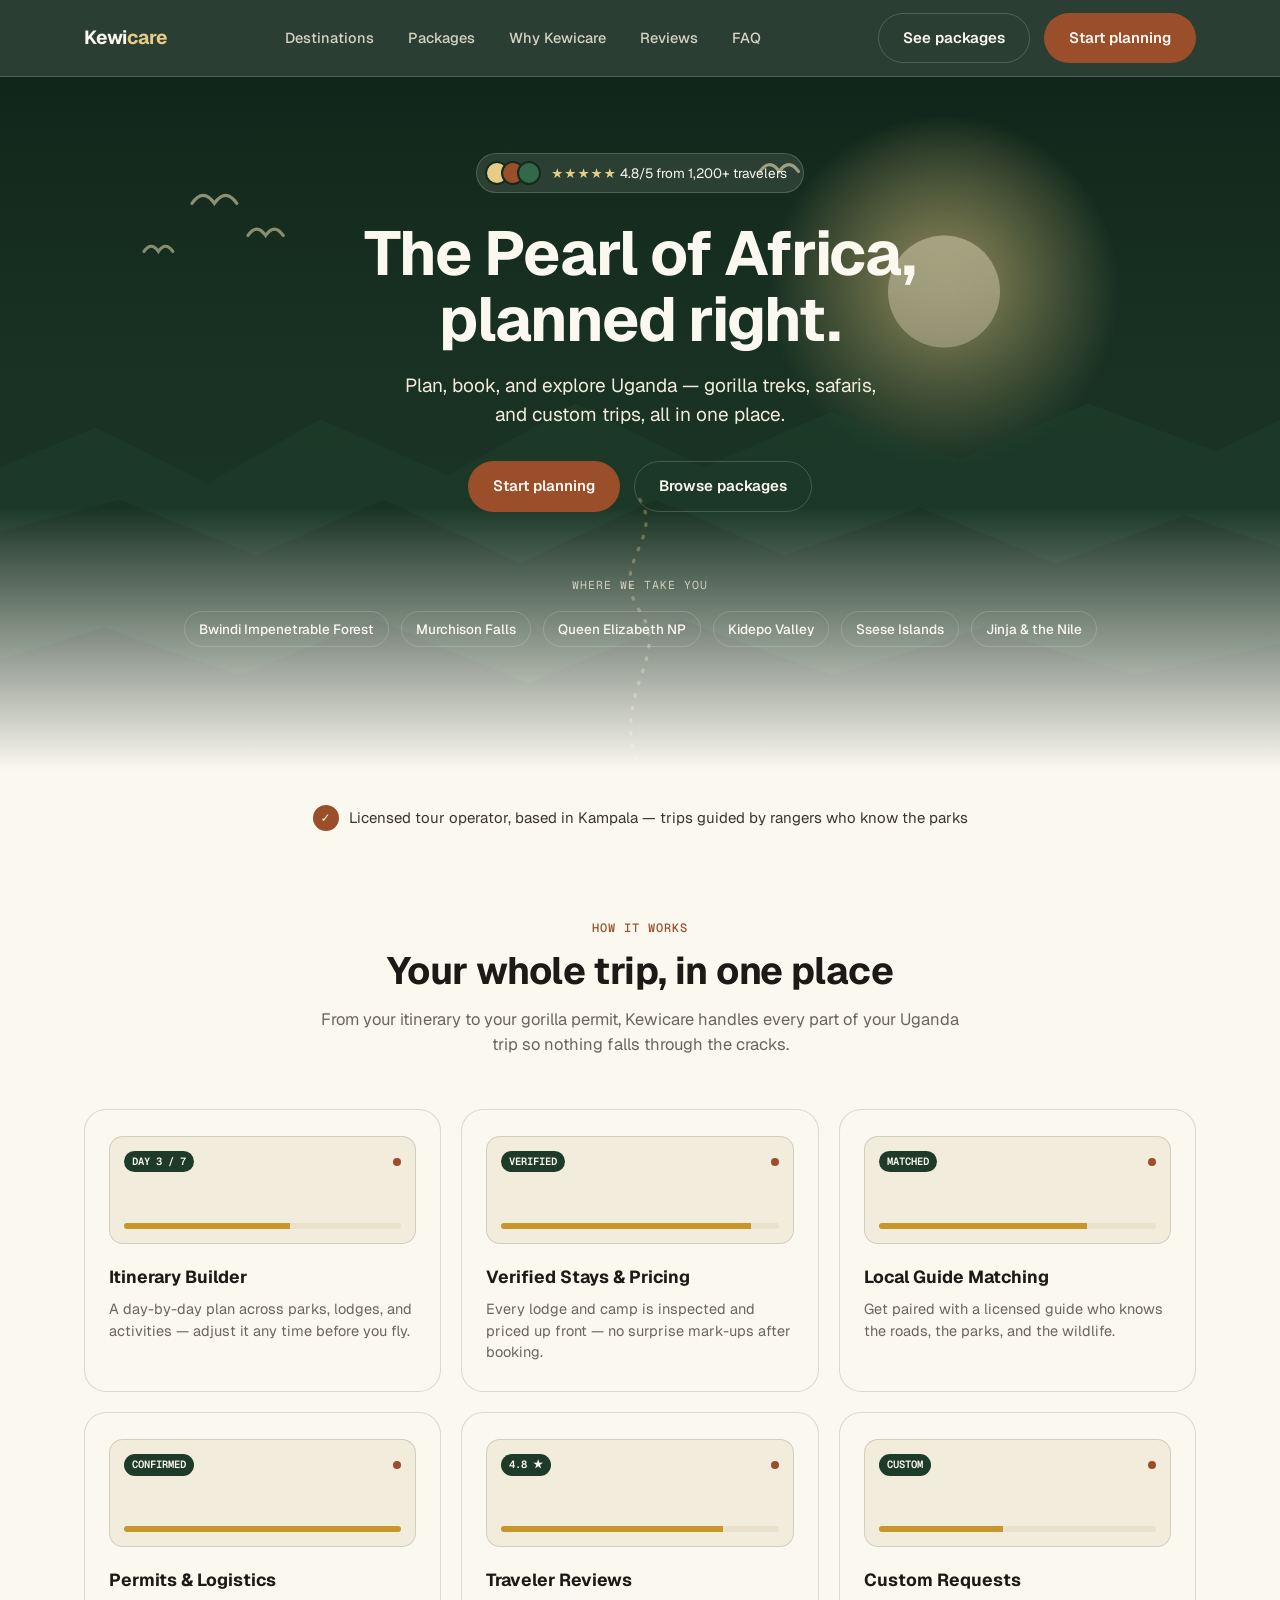
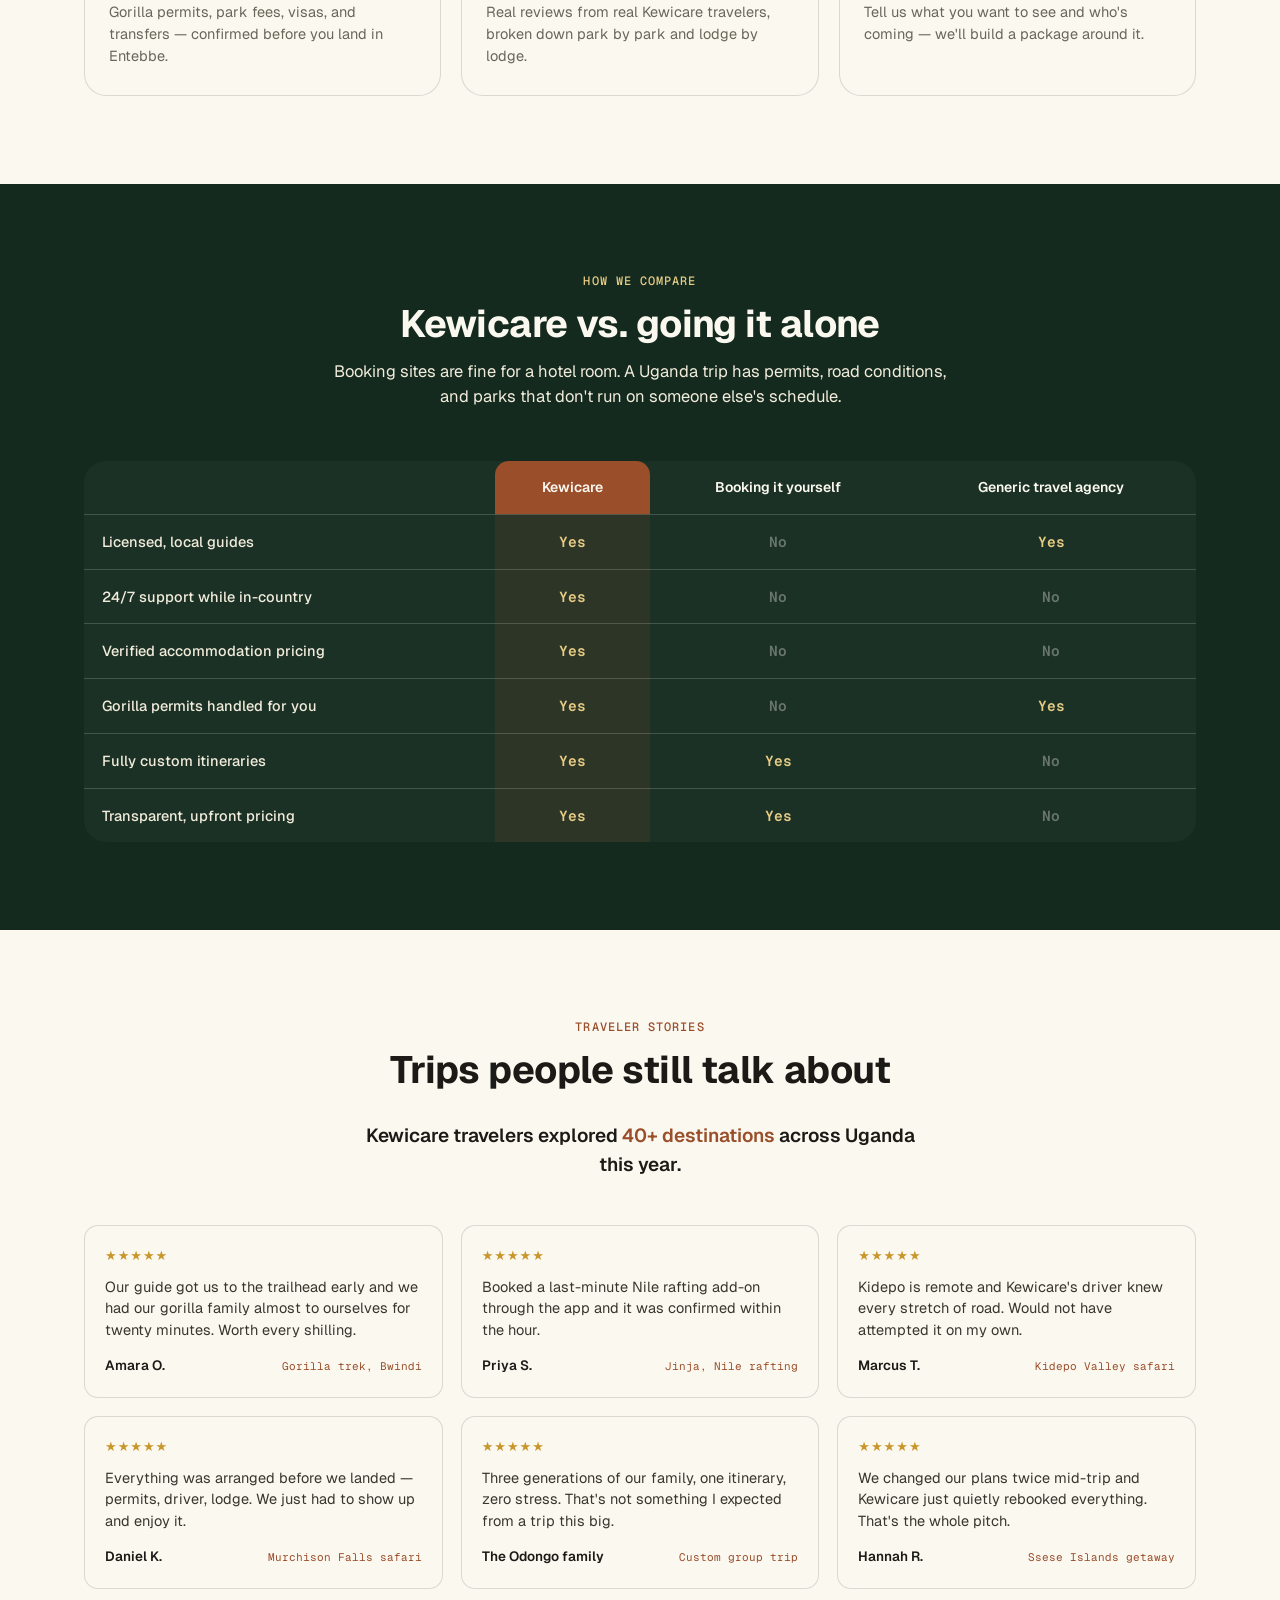
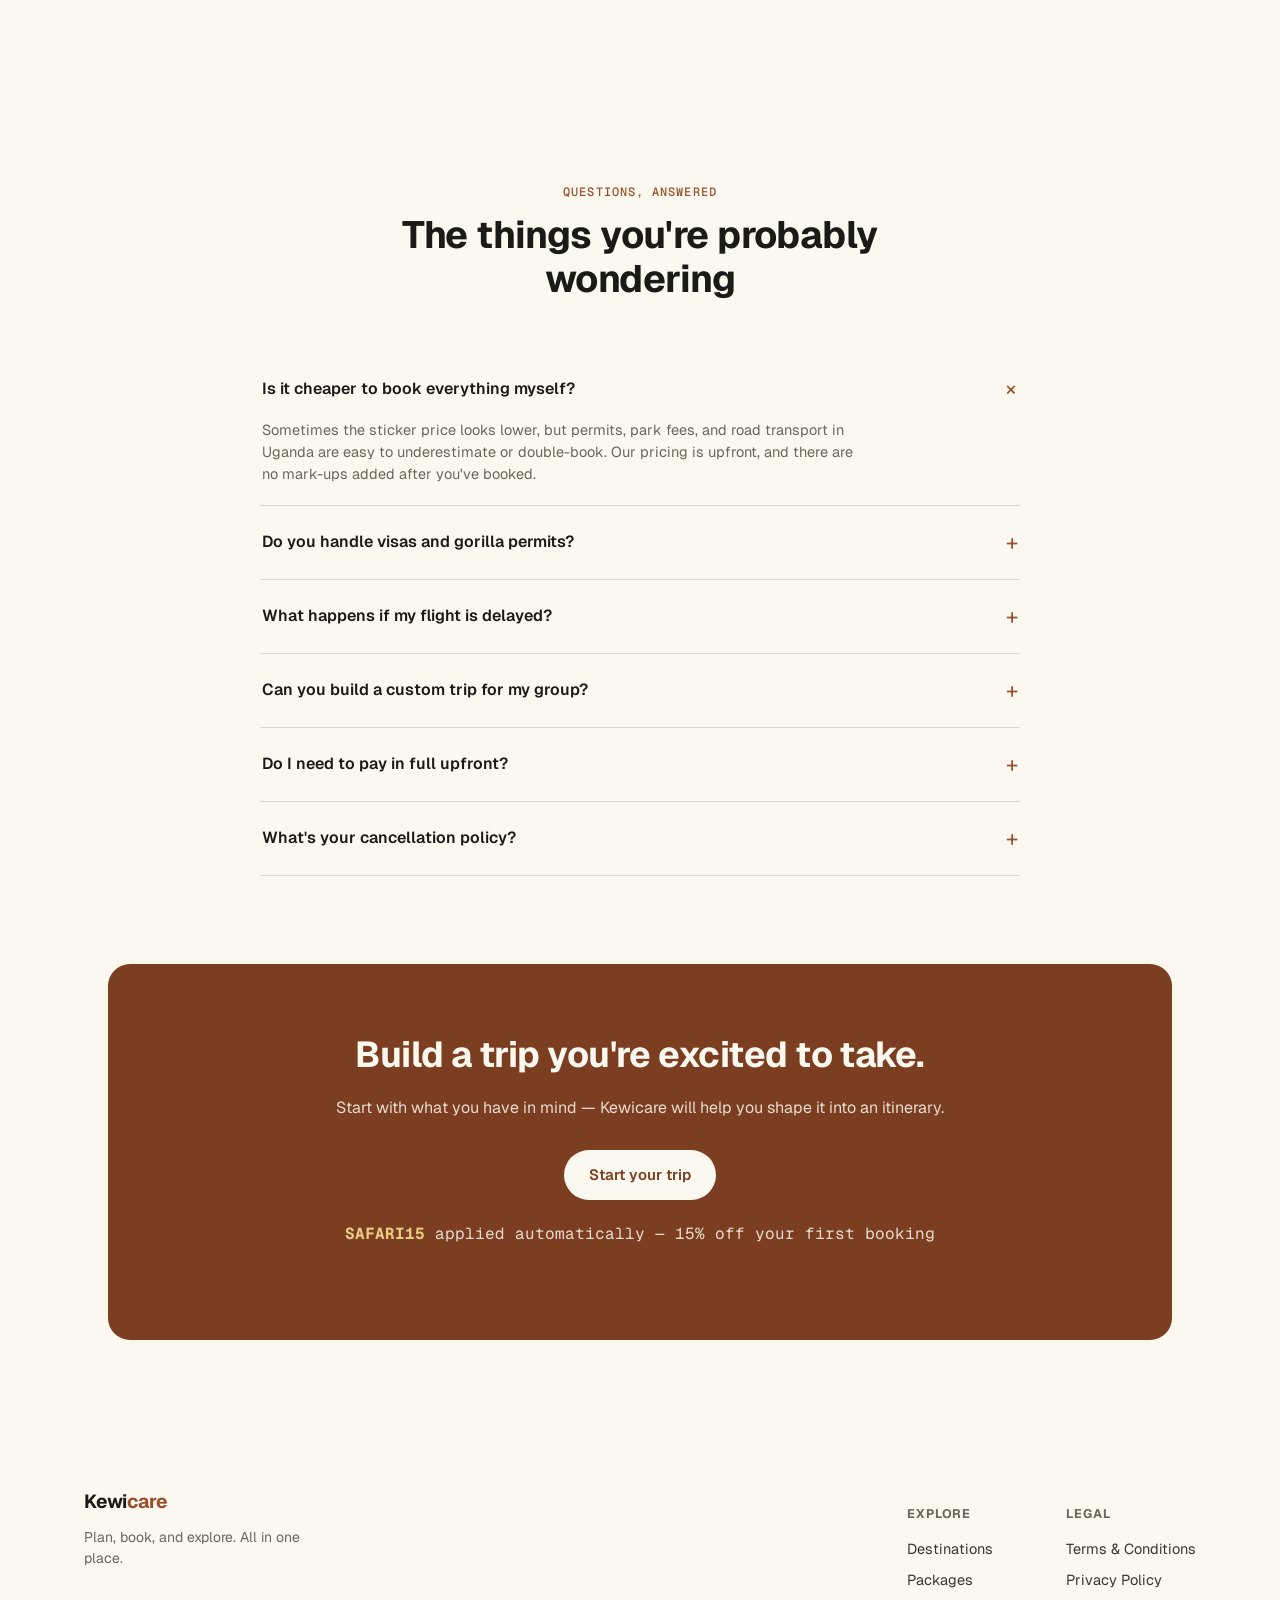
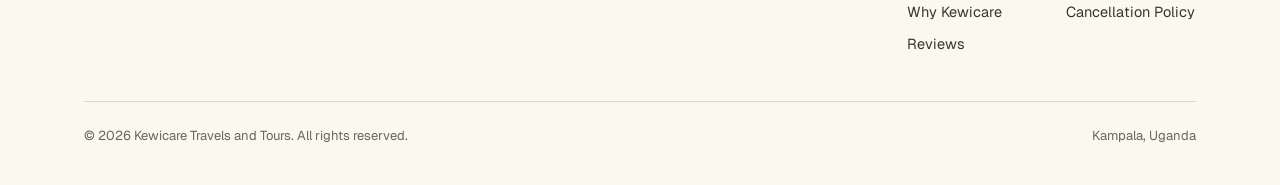
<file: kewicare-draft.html>
<!DOCTYPE html>
<html lang="en">
<head>
<meta charset="UTF-8">
<meta name="viewport" content="width=device-width, initial-scale=1.0">
<title>Kewicare Travels and Tours — Plan, book, and explore Uganda</title>
<meta name="description" content="Kewicare Travels and Tours plans gorilla trekking, safaris, and custom trips across Uganda — itineraries, permits, and local guides handled end to end.">
<link rel="preconnect" href="https://fonts.googleapis.com">
<link rel="preconnect" href="https://fonts.gstatic.com" crossorigin>
<link href="https://fonts.googleapis.com/css2?family=Geist:wght@300;400;500;600;700;800&family=Geist+Mono:wght@400;500;600&display=swap" rel="stylesheet">
<style>
  :root{
    --green-950:#142A1E;
    --green-800:#1E3B29;
    --green-700:#28503A;
    --green-600:#33684A;
    --gold-300:#E7CC85;
    --gold-500:#C9962C;
    --rust-600:#9A4E2A;
    --rust-700:#7C3E20;
    --cream-50:#FBF8F0;
    --cream-100:#F2ECDC;
    --cream-200:#E9E1CB;
    --ink-900:#1B1A16;
    --ink-700:#3A362E;
    --ink-500:#6B665A;
    --line:rgba(27,26,22,.14);
    --line-onDark:rgba(251,248,240,.18);
    --radius-sm:8px;
    --radius-md:14px;
    --radius-lg:22px;
    --font-sans:'Geist',ui-sans-serif,system-ui,-apple-system,'Segoe UI',sans-serif;
    --font-mono:'Geist Mono',ui-monospace,'SFMono-Regular',Consolas,monospace;
    --wrap:1160px;
  }

  *,*::before,*::after{box-sizing:border-box;}
  html{scroll-behavior:smooth;}
  @media (prefers-reduced-motion: reduce){
    html{scroll-behavior:auto;}
    *,*::before,*::after{animation-duration:.001ms !important;animation-iteration-count:1 !important;transition-duration:.001ms !important;scroll-behavior:auto !important;}
  }
  body{
    margin:0;
    font-family:var(--font-sans);
    color:var(--ink-900);
    background:var(--cream-50);
    -webkit-font-smoothing:antialiased;
    line-height:1.5;
  }
  img,svg{display:block;max-width:100%;}
  a{color:inherit;text-decoration:none;}
  ul{margin:0;padding:0;list-style:none;}
  h1,h2,h3,p{margin:0;}
  .wrap{width:100%;max-width:var(--wrap);margin-inline:auto;padding-inline:24px;}
  :focus-visible{outline:2px solid var(--gold-500);outline-offset:3px;border-radius:4px;}

  .eyebrow{
    font-family:var(--font-mono);
    font-size:12px;
    letter-spacing:.09em;
    text-transform:uppercase;
    font-weight:500;
  }

  /* ---------- Buttons ---------- */
  .btn{
    display:inline-flex;align-items:center;justify-content:center;gap:8px;
    padding:13px 24px;
    border-radius:999px;
    font-family:var(--font-sans);
    font-weight:600;
    font-size:15px;
    border:1px solid transparent;
    cursor:pointer;
    transition:transform .15s ease, background .15s ease, box-shadow .15s ease;
  }
  .btn:hover{transform:translateY(-1px);}
  .btn-rust{background:var(--rust-600);color:var(--cream-50);}
  .btn-rust:hover{background:var(--rust-700);}
  .btn-outline-dark{background:transparent;color:var(--cream-50);border-color:var(--line-onDark);}
  .btn-outline-dark:hover{background:rgba(251,248,240,.08);}
  .btn-outline-light{background:transparent;color:var(--ink-900);border-color:var(--line);}
  .btn-outline-light:hover{background:var(--cream-100);}

  /* ---------- Header ---------- */
  header{
    position:sticky;top:0;z-index:50;
    background:rgba(20,42,30,.9);
    backdrop-filter:blur(10px);
    border-bottom:1px solid var(--line-onDark);
  }
  .nav{display:flex;align-items:center;justify-content:space-between;height:76px;color:var(--cream-50);}
  .logo{font-weight:700;font-size:19px;letter-spacing:-.01em;}
  .logo span{color:var(--gold-300);}
  .nav-links{display:flex;align-items:center;gap:34px;}
  .nav-links a{font-size:14.5px;font-weight:500;color:var(--cream-100);opacity:.85;}
  .nav-links a:hover{opacity:1;}
  .nav-actions{display:flex;align-items:center;gap:14px;}
  .nav-toggle{display:none;}
  .nav-toggle-label{display:none;}

  @media (max-width:860px){
    .nav-links{
      position:absolute;top:76px;left:0;right:0;
      background:var(--green-950);
      flex-direction:column;align-items:flex-start;
      padding:18px 24px 26px;gap:16px;
      border-bottom:1px solid var(--line-onDark);
      display:none;
    }
    .nav-toggle:checked ~ .nav-links{display:flex;}
    .nav-toggle-label{
      display:flex;align-items:center;justify-content:center;
      width:38px;height:38px;cursor:pointer;color:var(--cream-50);
    }
    .nav-actions .btn-outline-dark{display:none;}
  }

  /* ---------- Hero ---------- */
  .hero{
    position:relative;
    background:var(--green-950);
    color:var(--cream-50);
    overflow:hidden;
  }
  .hero-art{position:absolute;inset:0;width:100%;height:100%;}
  .hero-art svg{width:100%;height:100%;}
  .hero-scrim{
    position:absolute;inset:0;
    background:linear-gradient(180deg, rgba(20,42,30,.15) 0%, rgba(20,42,30,.55) 62%, var(--cream-50) 100%);
  }
  .hero-inner{
    position:relative;z-index:2;
    padding:76px 24px 0;
    text-align:center;
    display:flex;flex-direction:column;align-items:center;
  }
  .proof-strip{
    display:inline-flex;align-items:center;gap:10px;
    background:rgba(251,248,240,.1);
    border:1px solid var(--line-onDark);
    padding:7px 16px 7px 8px;
    border-radius:999px;
    font-size:13.5px;
    margin-bottom:28px;
  }
  .avatar-stack{display:flex;}
  .avatar-stack span{
    width:24px;height:24px;border-radius:50%;
    border:2px solid var(--green-950);
    margin-left:-8px;
    background:var(--gold-300);
  }
  .avatar-stack span:first-child{margin-left:0;}
  .avatar-stack span:nth-child(2){background:var(--rust-600);}
  .avatar-stack span:nth-child(3){background:var(--green-600);}
  .stars{color:var(--gold-300);letter-spacing:1px;}

  .hero h1{
    font-size:clamp(34px, 5.4vw, 62px);
    font-weight:700;
    letter-spacing:-.02em;
    line-height:1.06;
    max-width:15ch;
  }
  .hero .sub{
    margin-top:20px;
    font-size:clamp(16px, 1.7vw, 19px);
    color:var(--cream-100);
    max-width:38ch;
  }
  .hero-ctas{display:flex;gap:14px;margin-top:32px;flex-wrap:wrap;justify-content:center;}

  .dest-strip{
    position:relative;z-index:2;
    margin-top:64px;
    padding-bottom:36px;
  }
  .dest-strip p{
    text-align:center;
    font-family:var(--font-mono);
    font-size:11.5px;
    letter-spacing:.09em;
    text-transform:uppercase;
    color:var(--cream-100);
    opacity:.75;
    margin-bottom:18px;
  }
  .dest-chips{display:flex;justify-content:center;flex-wrap:wrap;gap:10px 12px;padding-inline:20px;}
  .dest-chips span{
    font-size:13.5px;font-weight:500;color:var(--cream-50);
    border:1px solid var(--line-onDark);
    padding:7px 14px;border-radius:999px;
  }

  /* ---------- Credibility line ---------- */
  .credibility{
    display:flex;align-items:center;justify-content:center;gap:10px;
    padding:34px 24px 0;
    font-size:15px;color:var(--ink-700);
    text-align:center;
  }
  .credibility .badge{
    width:26px;height:26px;border-radius:50%;
    background:var(--rust-600);
    display:inline-flex;align-items:center;justify-content:center;
    color:var(--cream-50);font-size:12px;font-weight:700;
    flex:none;
  }

  /* ---------- Section shell ---------- */
  section{padding:88px 0;}
  .section-head{max-width:640px;margin:0 auto 52px;text-align:center;}
  .section-head .eyebrow{color:var(--rust-600);margin-bottom:12px;display:block;}
  .section-head h2{
    font-size:clamp(26px, 3.4vw, 38px);
    font-weight:700;letter-spacing:-.015em;line-height:1.15;
  }
  .section-head p{margin-top:14px;font-size:16.5px;color:var(--ink-500);}

  /* ---------- Feature grid ---------- */
  .feature-grid{
    display:grid;grid-template-columns:repeat(3,1fr);gap:20px;
  }
  .feature-card{
    background:var(--cream-50);
    border:1px solid var(--line);
    border-radius:var(--radius-lg);
    padding:26px 24px 28px;
  }
  .feature-mock{
    height:108px;
    border-radius:var(--radius-md);
    background:var(--cream-100);
    border:1px solid var(--line);
    margin-bottom:20px;
    padding:14px;
    display:flex;flex-direction:column;justify-content:space-between;
  }
  .feature-mock .row{display:flex;justify-content:space-between;align-items:center;}
  .feature-mock .pill{
    font-family:var(--font-mono);font-size:10.5px;font-weight:600;
    background:var(--green-800);color:var(--cream-50);
    padding:3px 8px;border-radius:999px;
  }
  .feature-mock .bar{height:6px;border-radius:4px;background:var(--cream-200);overflow:hidden;}
  .feature-mock .bar i{display:block;height:100%;background:var(--gold-500);}
  .feature-mock .dot{width:8px;height:8px;border-radius:50%;background:var(--rust-600);}
  .feature-card h3{font-size:17.5px;font-weight:700;margin-bottom:8px;}
  .feature-card p{font-size:14.5px;color:var(--ink-500);}

  @media (max-width:900px){.feature-grid{grid-template-columns:repeat(2,1fr);}}
  @media (max-width:620px){.feature-grid{grid-template-columns:1fr;}}

  /* ---------- Comparison ---------- */
  .compare{background:var(--green-950);color:var(--cream-50);}
  .compare .section-head .eyebrow{color:var(--gold-300);}
  .compare .section-head p{color:var(--cream-100);}
  .compare-table{
    width:100%;border-collapse:collapse;
    font-size:14.5px;
    background:rgba(251,248,240,.03);
    border-radius:var(--radius-lg);
    overflow:hidden;
  }
  .compare-table th,.compare-table td{
    padding:16px 18px;text-align:center;border-bottom:1px solid var(--line-onDark);
  }
  .compare-table th{font-weight:600;font-size:14px;}
  .compare-table td:first-child,.compare-table th:first-child{text-align:left;color:var(--cream-100);font-weight:500;}
  .compare-table thead th:nth-child(2){
    background:var(--rust-600);color:var(--cream-50);
    border-radius:var(--radius-md) var(--radius-md) 0 0;
  }
  .compare-table tbody tr:last-child td{border-bottom:none;}
  .compare-table td:nth-child(2){background:rgba(154,78,42,.14);font-weight:600;}
  .yes,.no{font-family:var(--font-mono);font-weight:600;}
  .yes{color:var(--gold-300);}
  .no{color:rgba(251,248,240,.35);}
  .compare-scroll{overflow-x:auto;-webkit-overflow-scrolling:touch;}

  /* ---------- Testimonials ---------- */
  .stat-line{text-align:center;max-width:560px;margin:0 auto 46px;font-size:19px;font-weight:600;}
  .stat-line em{color:var(--rust-600);font-style:normal;}
  .wall{
    columns:3 260px;column-gap:18px;
  }
  .t-card{
    break-inside:avoid;margin-bottom:18px;
    background:var(--cream-50);
    border:1px solid var(--line);
    border-radius:var(--radius-md);
    padding:20px 20px 22px;
  }
  .t-card .stars{color:var(--gold-500);font-size:13px;margin-bottom:10px;display:block;}
  .t-card p{font-size:14.5px;color:var(--ink-700);}
  .t-meta{
    margin-top:14px;display:flex;justify-content:space-between;align-items:baseline;
    font-family:var(--font-mono);font-size:11px;color:var(--ink-500);
  }
  .t-meta .name{font-family:var(--font-sans);font-weight:600;color:var(--ink-900);font-size:13.5px;}
  .t-meta .tag{color:var(--rust-600);}

  /* ---------- FAQ ---------- */
  .faq{max-width:760px;margin:0 auto;}
  .faq details{
    border-bottom:1px solid var(--line);
    padding:20px 2px;
  }
  .faq summary{
    cursor:pointer;list-style:none;
    display:flex;align-items:center;justify-content:space-between;gap:16px;
    font-weight:600;font-size:16px;
  }
  .faq summary::-webkit-details-marker{display:none;}
  .faq summary::after{
    content:"+";
    font-size:22px;font-weight:400;color:var(--rust-600);
    flex:none;transition:transform .2s ease;
  }
  .faq details[open] summary::after{transform:rotate(45deg);}
  .faq .a{margin-top:14px;font-size:14.5px;color:var(--ink-500);max-width:60ch;}

  /* ---------- Final CTA ---------- */
  .final-cta{
    background:var(--rust-700);
    color:var(--cream-50);
    border-radius:var(--radius-lg);
    margin:0 24px;
    padding:64px 32px;
    text-align:center;
  }
  .final-cta-wrap{max-width:var(--wrap);margin-inline:auto;}
  .final-cta h2{font-size:clamp(26px,3.6vw,36px);font-weight:700;letter-spacing:-.015em;margin-bottom:14px;}
  .final-cta p{color:rgba(251,248,240,.85);font-size:16px;margin-bottom:30px;}
  .promo{
    margin-top:22px;font-family:var(--font-mono);font-size:12.5px;
    color:rgba(251,248,240,.75);
  }
  .promo b{color:var(--gold-300);}

  /* ---------- Footer ---------- */
  footer{padding:60px 0 40px;}
  .footer-grid{
    display:flex;justify-content:space-between;gap:40px;flex-wrap:wrap;
    padding-bottom:36px;border-bottom:1px solid var(--line);
  }
  .footer-brand p{margin-top:10px;color:var(--ink-500);font-size:14px;max-width:28ch;}
  .footer-cols{display:flex;gap:64px;}
  .footer-col h4{font-size:12.5px;text-transform:uppercase;letter-spacing:.07em;color:var(--ink-500);margin-bottom:14px;}
  .footer-col a{display:block;font-size:14.5px;color:var(--ink-700);margin-bottom:10px;}
  .footer-col a:hover{color:var(--rust-600);}
  .footer-bottom{
    display:flex;justify-content:space-between;align-items:center;
    padding-top:24px;font-size:13px;color:var(--ink-500);flex-wrap:wrap;gap:10px;
  }

  @media (max-width:640px){
    section{padding:64px 0;}
    .wall{columns:1;}
    .compare-table{font-size:13px;}
    .footer-grid{flex-direction:column;}
  }
</style>
</head>
<body>

<header>
  <div class="wrap nav">
    <a class="logo" href="#top">Kewi<span>care</span></a>
    <input type="checkbox" id="nav-toggle" class="nav-toggle">
    <ul class="nav-links">
      <li><a href="#destinations">Destinations</a></li>
      <li><a href="#packages">Packages</a></li>
      <li><a href="#compare">Why Kewicare</a></li>
      <li><a href="#reviews">Reviews</a></li>
      <li><a href="#faq">FAQ</a></li>
    </ul>
    <div class="nav-actions">
      <a class="btn btn-outline-dark" href="#packages">See packages</a>
      <a class="btn btn-rust" href="#cta">Start planning</a>
      <label class="nav-toggle-label" for="nav-toggle" aria-label="Toggle menu">
        <svg width="22" height="22" viewBox="0 0 24 24" fill="none"><path d="M3 6h18M3 12h18M3 18h18" stroke="currentColor" stroke-width="2" stroke-linecap="round"/></svg>
      </label>
    </div>
  </div>
</header>

<main id="top">

  <!-- HERO -->
  <section class="hero" style="padding-top:0;">
    <div class="hero-art" aria-hidden="true">
      <svg viewBox="0 0 1600 900" preserveAspectRatio="xMidYMax slice" xmlns="http://www.w3.org/2000/svg">
        <defs>
          <linearGradient id="sky" x1="0" y1="0" x2="0" y2="1">
            <stop offset="0%" stop-color="#0F2318"/>
            <stop offset="55%" stop-color="#1E3B29"/>
            <stop offset="100%" stop-color="#2F5C3F"/>
          </linearGradient>
          <radialGradient id="sun" cx="50%" cy="50%" r="50%">
            <stop offset="0%" stop-color="#E7CC85" stop-opacity="0.9"/>
            <stop offset="100%" stop-color="#E7CC85" stop-opacity="0"/>
          </radialGradient>
        </defs>
        <rect width="1600" height="900" fill="url(#sky)"/>
        <circle cx="1180" cy="300" r="220" fill="url(#sun)"/>
        <circle cx="1180" cy="300" r="70" fill="#F2E2B8" opacity="0.85"/>

        <!-- birds -->
        <g stroke="#F2E2B8" stroke-width="4" fill="none" stroke-linecap="round" opacity="0.75">
          <path d="M240 190 q14 -20 28 0 q14 -20 28 0"/>
          <path d="M310 230 q11 -16 22 0 q11 -16 22 0"/>
          <path d="M180 250 q9 -13 18 0 q9 -13 18 0"/>
          <path d="M950 150 q12 -17 24 0 q12 -17 24 0"/>
        </g>

        <!-- ridge 1 (farthest) -->
        <polygon points="0,620 0,520 120,470 260,540 400,460 560,530 720,440 880,520 1040,450 1200,510 1360,440 1520,500 1600,460 1600,900 0,900"
                 fill="#28503A" opacity="0.55"/>
        <!-- ridge 2 -->
        <polygon points="0,700 0,600 150,560 320,630 480,560 650,640 820,560 980,630 1150,570 1320,640 1480,580 1600,620 1600,900 0,900"
                 fill="#1E3B29" opacity="0.8"/>
        <!-- ridge 3 (nearest) -->
        <polygon points="0,900 0,760 130,720 300,780 470,710 660,790 850,710 1040,780 1230,720 1420,780 1600,740 1600,900"
                 fill="#142A1E"/>

        <!-- trail -->
        <path d="M800 900 C 760 800, 840 760, 800 700 C 760 640, 830 610, 800 560"
              stroke="#E7CC85" stroke-width="4" stroke-dasharray="2 14" stroke-linecap="round" fill="none" opacity="0.8"/>

        <!-- traveler silhouette -->
        <g transform="translate(788,832)" fill="#142A1E">
          <circle cx="12" cy="0" r="7"/>
          <rect x="6" y="8" width="4" height="9" rx="2" transform="rotate(-8 6 8)"/>
          <rect x="14" y="8" width="12" height="16" rx="4"/>
          <rect x="10" y="12" width="8" height="12" rx="3"/>
          <rect x="16" y="30" width="4" height="13" rx="2" transform="rotate(6 16 30)"/>
          <rect x="22" y="30" width="4" height="13" rx="2" transform="rotate(-4 22 30)"/>
        </g>
      </svg>
    </div>
    <div class="hero-scrim" aria-hidden="true"></div>

    <div class="hero-inner">
      <span class="proof-strip">
        <span class="avatar-stack" aria-hidden="true"><span></span><span></span><span></span></span>
        <span><strong class="stars">★★★★★</strong> 4.8/5 from 1,200+ travelers</span>
      </span>
      <h1>The Pearl of Africa, planned right.</h1>
      <p class="sub">Plan, book, and explore Uganda — gorilla treks, safaris, and custom trips, all in one place.</p>
      <div class="hero-ctas">
        <a class="btn btn-rust" href="#cta">Start planning</a>
        <a class="btn btn-outline-dark" href="#packages">Browse packages</a>
      </div>
    </div>

    <div class="dest-strip">
      <p>Where we take you</p>
      <div class="dest-chips" id="destinations">
        <span>Bwindi Impenetrable Forest</span>
        <span>Murchison Falls</span>
        <span>Queen Elizabeth NP</span>
        <span>Kidepo Valley</span>
        <span>Ssese Islands</span>
        <span>Jinja &amp; the Nile</span>
      </div>
    </div>
  </section>

  <p class="credibility">
    <span class="badge">✓</span>
    Licensed tour operator, based in Kampala — trips guided by rangers who know the parks
  </p>

  <!-- FEATURES -->
  <section id="packages">
    <div class="wrap">
      <div class="section-head">
        <span class="eyebrow">How it works</span>
        <h2>Your whole trip, in one place</h2>
        <p>From your itinerary to your gorilla permit, Kewicare handles every part of your Uganda trip so nothing falls through the cracks.</p>
      </div>

      <div class="feature-grid">
        <div class="feature-card">
          <div class="feature-mock">
            <div class="row"><span class="pill">DAY 3 / 7</span><span class="dot"></span></div>
            <div class="bar"><i style="width:60%"></i></div>
          </div>
          <h3>Itinerary Builder</h3>
          <p>A day-by-day plan across parks, lodges, and activities — adjust it any time before you fly.</p>
        </div>

        <div class="feature-card">
          <div class="feature-mock">
            <div class="row"><span class="pill">VERIFIED</span><span class="dot"></span></div>
            <div class="bar"><i style="width:90%"></i></div>
          </div>
          <h3>Verified Stays &amp; Pricing</h3>
          <p>Every lodge and camp is inspected and priced up front — no surprise mark-ups after booking.</p>
        </div>

        <div class="feature-card">
          <div class="feature-mock">
            <div class="row"><span class="pill">MATCHED</span><span class="dot"></span></div>
            <div class="bar"><i style="width:75%"></i></div>
          </div>
          <h3>Local Guide Matching</h3>
          <p>Get paired with a licensed guide who knows the roads, the parks, and the wildlife.</p>
        </div>

        <div class="feature-card">
          <div class="feature-mock">
            <div class="row"><span class="pill">CONFIRMED</span><span class="dot"></span></div>
            <div class="bar"><i style="width:100%"></i></div>
          </div>
          <h3>Permits &amp; Logistics</h3>
          <p>Gorilla permits, park fees, visas, and transfers — confirmed before you land in Entebbe.</p>
        </div>

        <div class="feature-card">
          <div class="feature-mock">
            <div class="row"><span class="pill">4.8 ★</span><span class="dot"></span></div>
            <div class="bar"><i style="width:80%"></i></div>
          </div>
          <h3>Traveler Reviews</h3>
          <p>Real reviews from real Kewicare travelers, broken down park by park and lodge by lodge.</p>
        </div>

        <div class="feature-card">
          <div class="feature-mock">
            <div class="row"><span class="pill">CUSTOM</span><span class="dot"></span></div>
            <div class="bar"><i style="width:45%"></i></div>
          </div>
          <h3>Custom Requests</h3>
          <p>Tell us what you want to see and who's coming — we'll build a package around it.</p>
        </div>
      </div>
    </div>
  </section>

  <!-- COMPARISON -->
  <section class="compare" id="compare">
    <div class="wrap">
      <div class="section-head">
        <span class="eyebrow">How we compare</span>
        <h2>Kewicare vs. going it alone</h2>
        <p>Booking sites are fine for a hotel room. A Uganda trip has permits, road conditions, and parks that don't run on someone else's schedule.</p>
      </div>

      <div class="compare-scroll">
        <table class="compare-table">
          <thead>
            <tr>
              <th>&nbsp;</th>
              <th>Kewicare</th>
              <th>Booking it yourself</th>
              <th>Generic travel agency</th>
            </tr>
          </thead>
          <tbody>
            <tr><td>Licensed, local guides</td><td class="yes">Yes</td><td class="no">No</td><td class="yes">Yes</td></tr>
            <tr><td>24/7 support while in-country</td><td class="yes">Yes</td><td class="no">No</td><td class="no">No</td></tr>
            <tr><td>Verified accommodation pricing</td><td class="yes">Yes</td><td class="no">No</td><td class="no">No</td></tr>
            <tr><td>Gorilla permits handled for you</td><td class="yes">Yes</td><td class="no">No</td><td class="yes">Yes</td></tr>
            <tr><td>Fully custom itineraries</td><td class="yes">Yes</td><td class="yes">Yes</td><td class="no">No</td></tr>
            <tr><td>Transparent, upfront pricing</td><td class="yes">Yes</td><td class="yes">Yes</td><td class="no">No</td></tr>
          </tbody>
        </table>
      </div>
    </div>
  </section>

  <!-- TESTIMONIALS -->
  <section id="reviews">
    <div class="wrap">
      <div class="section-head" style="margin-bottom:30px;">
        <span class="eyebrow">Traveler stories</span>
        <h2>Trips people still talk about</h2>
      </div>
      <p class="stat-line">Kewicare travelers explored <em>40+ destinations</em> across Uganda this year.</p>

      <div class="wall">
        <div class="t-card">
          <span class="stars">★★★★★</span>
          <p>Our guide got us to the trailhead early and we had our gorilla family almost to ourselves for twenty minutes. Worth every shilling.</p>
          <div class="t-meta"><span class="name">Amara O.</span><span class="tag">Gorilla trek, Bwindi</span></div>
        </div>
        <div class="t-card">
          <span class="stars">★★★★★</span>
          <p>Everything was arranged before we landed — permits, driver, lodge. We just had to show up and enjoy it.</p>
          <div class="t-meta"><span class="name">Daniel K.</span><span class="tag">Murchison Falls safari</span></div>
        </div>
        <div class="t-card">
          <span class="stars">★★★★★</span>
          <p>Booked a last-minute Nile rafting add-on through the app and it was confirmed within the hour.</p>
          <div class="t-meta"><span class="name">Priya S.</span><span class="tag">Jinja, Nile rafting</span></div>
        </div>
        <div class="t-card">
          <span class="stars">★★★★★</span>
          <p>Three generations of our family, one itinerary, zero stress. That's not something I expected from a trip this big.</p>
          <div class="t-meta"><span class="name">The Odongo family</span><span class="tag">Custom group trip</span></div>
        </div>
        <div class="t-card">
          <span class="stars">★★★★★</span>
          <p>Kidepo is remote and Kewicare's driver knew every stretch of road. Would not have attempted it on my own.</p>
          <div class="t-meta"><span class="name">Marcus T.</span><span class="tag">Kidepo Valley safari</span></div>
        </div>
        <div class="t-card">
          <span class="stars">★★★★★</span>
          <p>We changed our plans twice mid-trip and Kewicare just quietly rebooked everything. That's the whole pitch.</p>
          <div class="t-meta"><span class="name">Hannah R.</span><span class="tag">Ssese Islands getaway</span></div>
        </div>
      </div>
    </div>
  </section>

  <!-- FAQ -->
  <section id="faq">
    <div class="wrap">
      <div class="section-head">
        <span class="eyebrow">Questions, answered</span>
        <h2>The things you're probably wondering</h2>
      </div>

      <div class="faq">
        <details open>
          <summary>Is it cheaper to book everything myself?</summary>
          <p class="a">Sometimes the sticker price looks lower, but permits, park fees, and road transport in Uganda are easy to underestimate or double-book. Our pricing is upfront, and there are no mark-ups added after you've booked.</p>
        </details>
        <details>
          <summary>Do you handle visas and gorilla permits?</summary>
          <p class="a">Yes — visa guidance, gorilla and chimp permits, and park entry fees are arranged and confirmed before you travel.</p>
        </details>
        <details>
          <summary>What happens if my flight is delayed?</summary>
          <p class="a">Your Kewicare contact is reachable 24/7 while you're in-country. Transfers and the first day of your itinerary are adjusted at no extra cost.</p>
        </details>
        <details>
          <summary>Can you build a custom trip for my group?</summary>
          <p class="a">Yes. Tell us your dates, budget, and what you want to see, and we'll put together an itinerary built around your group's pace.</p>
        </details>
        <details>
          <summary>Do I need to pay in full upfront?</summary>
          <p class="a">No — a deposit secures your dates and permits, with the balance due closer to travel. Exact terms are shown at checkout.</p>
        </details>
        <details>
          <summary>What's your cancellation policy?</summary>
          <p class="a">Cancellation terms depend on how close to departure you cancel, since permits and lodges have their own deadlines. Full terms are sent with your itinerary.</p>
        </details>
      </div>
    </div>
  </section>

  <!-- FINAL CTA -->
  <section id="cta" style="padding-top:0;">
    <div class="wrap">
      <div class="final-cta">
        <div class="final-cta-wrap">
          <h2>Build a trip you're excited to take.</h2>
          <p>Start with what you have in mind — Kewicare will help you shape it into an itinerary.</p>
          <a class="btn" style="background:var(--cream-50);color:var(--rust-700);" href="#top">Start your trip</a>
          <p class="promo"><b>SAFARI15</b> applied automatically — 15% off your first booking</p>
        </div>
      </div>
    </div>
  </section>

</main>

<footer>
  <div class="wrap">
    <div class="footer-grid">
      <div class="footer-brand">
        <a class="logo" href="#top" style="color:var(--ink-900);">Kewi<span style="color:var(--rust-600);">care</span></a>
        <p>Plan, book, and explore. All in one place.</p>
      </div>
      <div class="footer-cols">
        <div class="footer-col">
          <h4>Explore</h4>
          <a href="#destinations">Destinations</a>
          <a href="#packages">Packages</a>
          <a href="#compare">Why Kewicare</a>
          <a href="#reviews">Reviews</a>
        </div>
        <div class="footer-col">
          <h4>Legal</h4>
          <a href="#">Terms &amp; Conditions</a>
          <a href="#">Privacy Policy</a>
          <a href="#">Cancellation Policy</a>
        </div>
      </div>
    </div>
    <div class="footer-bottom">
      <span>© 2026 Kewicare Travels and Tours. All rights reserved.</span>
      <span>Kampala, Uganda</span>
    </div>
  </div>
</footer>

</body>
</html>
</file>
